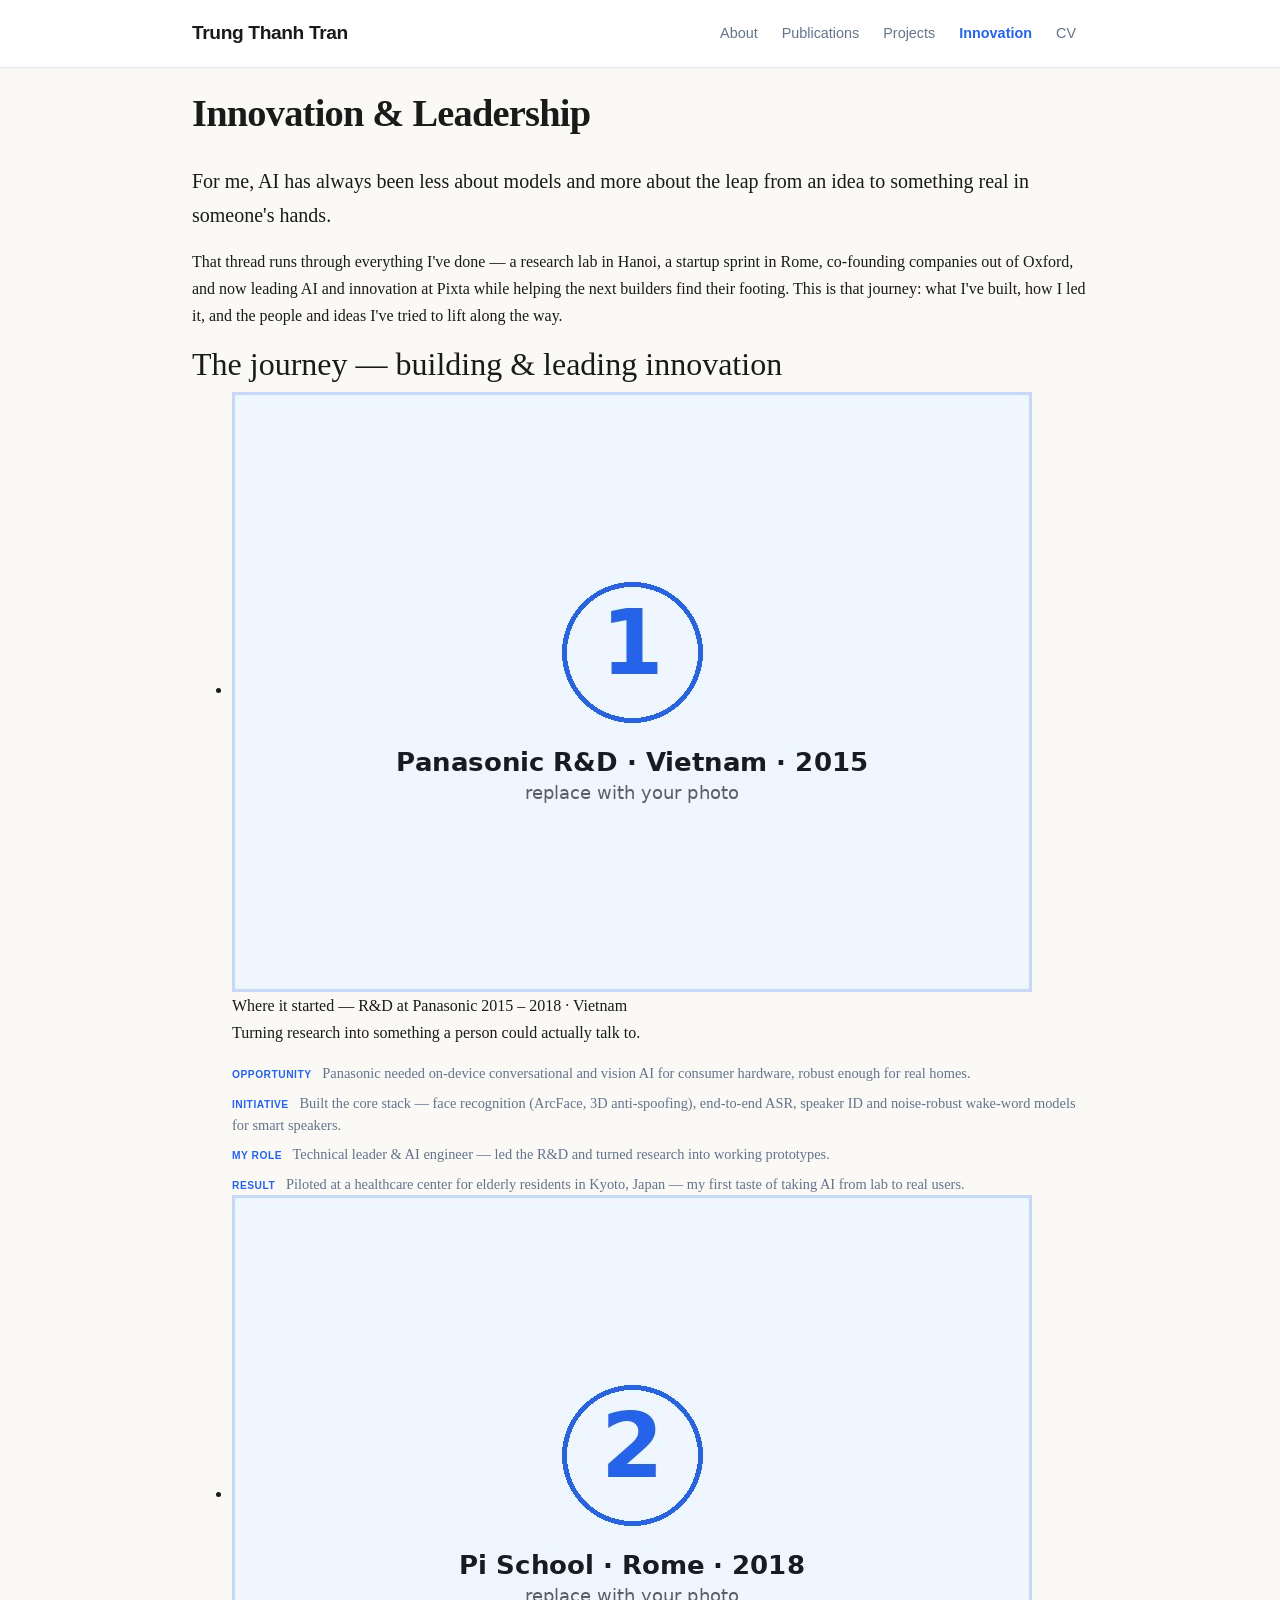
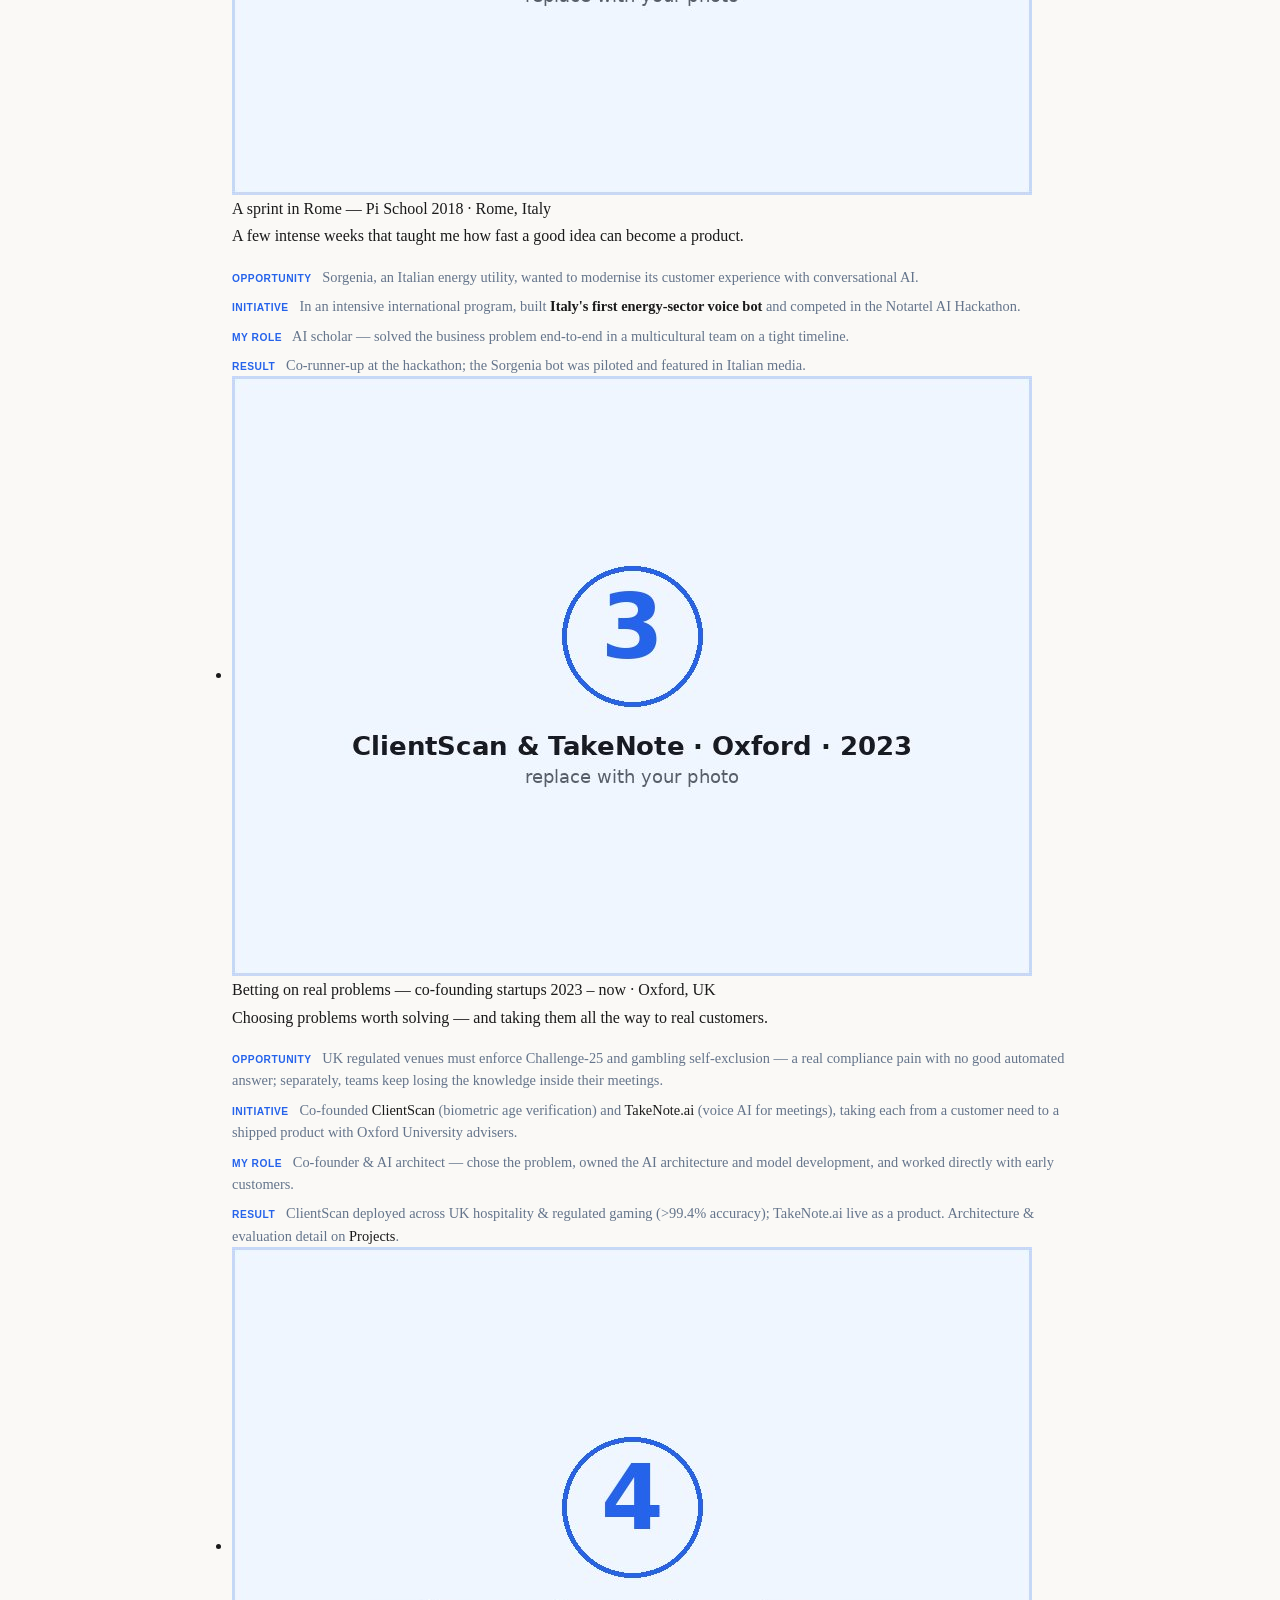
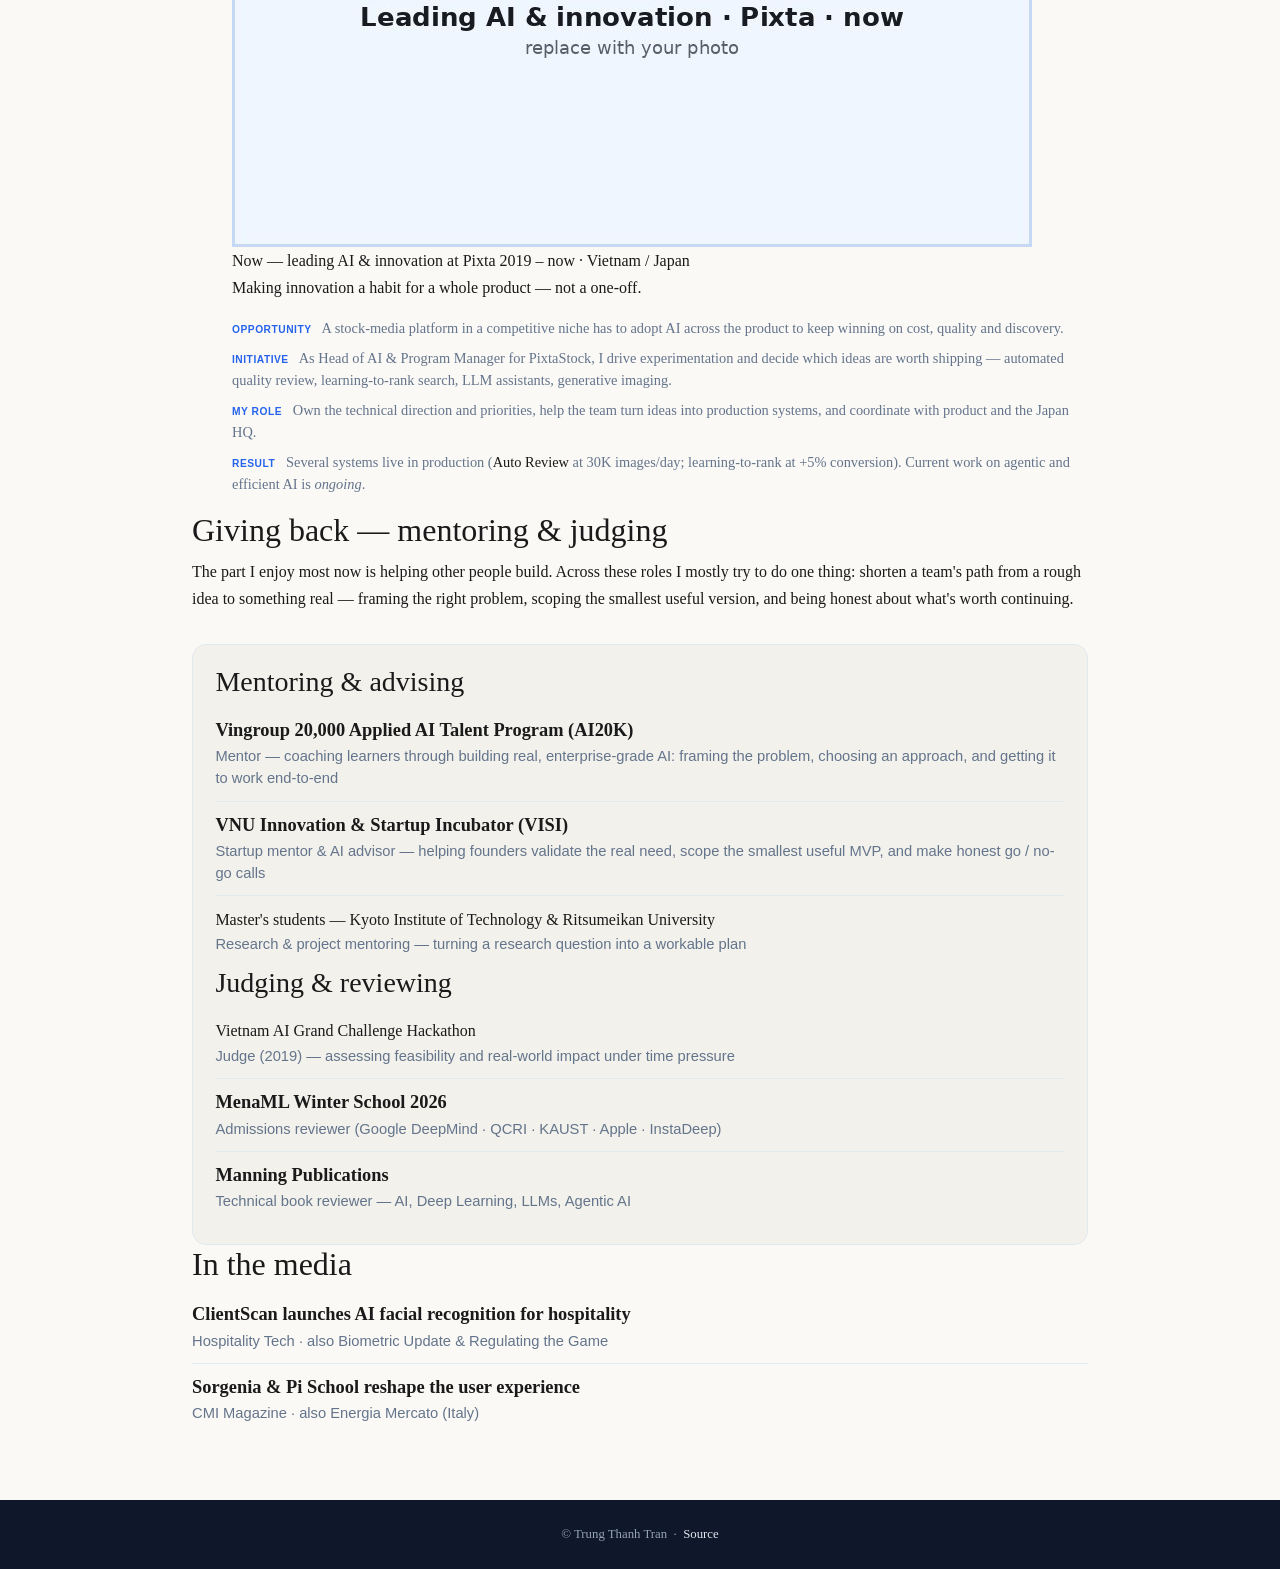
<file: innovation.html>
<!DOCTYPE html>
<html lang="en">

<head>
  <meta charset="utf-8">
  <meta name="viewport" content="width=device-width, initial-scale=1, shrink-to-fit=no">
  <meta http-equiv="X-UA-Compatible" content="IE=edge">
  <title>Trung Thanh Tran — Innovation &amp; Leadership</title>
  <meta name="description" content="How Trung Thanh Tran turns ideas into products and leads AI innovation — from R&D at Panasonic Vietnam and Pi School in Italy, to co-founding ClientScan and TakeNote.ai, to leading AI and innovation at Pixta, plus mentoring, judging, and community work.">
  <meta name="author" content="Trung Thanh Tran">
  <meta name="keywords" content="Trung Thanh Tran, AI innovation, AI leadership, startup co-founder, AI mentor, AI20K, VISI, hackathon judge, Pixta, ClientScan, TakeNote.ai, Pi School, Panasonic R&D">
  <meta name="robots" content="index, follow">
  <link rel="canonical" href="https://trungthanhtran.com/innovation.html">
  <meta property="og:title" content="Trung Thanh Tran — Innovation &amp; Leadership">
  <meta property="og:description" content="Building products, leading AI innovation, and growing the people and ideas around it — across Vietnam, Italy, the UK and Japan.">
  <meta property="og:type" content="website">
  <meta property="og:url" content="https://trungthanhtran.com/innovation.html">
  <meta property="og:image" content="https://trungthanhtran.com/photos/og-cover.png">
  <meta property="og:image:alt" content="Trung Thanh Tran — Innovation &amp; Leadership">
  <meta property="og:site_name" content="Trung Thanh Tran">
  <meta name="twitter:card" content="summary_large_image">
  <meta name="twitter:site" content="@TrungTT10">
  <meta name="twitter:title" content="Trung Thanh Tran — Innovation &amp; Leadership">
  <meta name="twitter:description" content="Building products, leading AI innovation, mentoring, judging — across Vietnam, Italy, the UK and Japan.">
  <meta name="twitter:image" content="https://trungthanhtran.com/photos/og-cover.png">

  <!-- JSON-LD: Innovation & Leadership (SEO/GEO) -->
  <script type="application/ld+json">
  {
    "@context": "https://schema.org",
    "@type": "ProfilePage",
    "name": "Innovation & Leadership — Trung Thanh Tran",
    "url": "https://trungthanhtran.com/innovation.html",
    "about": "AI innovation leadership, product building, mentoring, judging, and speaking by Trung Thanh Tran",
    "mainEntity": {
      "@type": "Person",
      "name": "Trung Thanh Tran",
      "url": "https://trungthanhtran.com/",
      "jobTitle": "Head of AI and Program Manager",
      "knowsAbout": ["AI Innovation", "AI Leadership", "Product Development", "Startups", "Mentoring", "Enterprise AI Adoption"]
    }
  }
  </script>

  <!-- Bootstrap -->
  <link href="https://stackpath.bootstrapcdn.com/bootstrap/4.5.2/css/bootstrap.min.css" rel="stylesheet"
    integrity="sha512-MoRNloxbStBcD8z3M/2BmnT+rg4IsMxPkXaGh2zD6LGNNFE80W3onsAhRcMAMrSoyWL9xD7Ert0men7vR8LUZg=="
    crossorigin="anonymous">

  <!-- Fonts -->
  <link rel="preconnect" href="https://fonts.googleapis.com">
  <link href="https://fonts.googleapis.com/css2?family=Lato:wght@300;400;700;900&family=Roboto+Mono:wght@400;500&display=swap" rel="stylesheet">

  <!-- Icons -->
  <link rel="stylesheet" href="https://cdnjs.cloudflare.com/ajax/libs/font-awesome/5.14.0/css/all.min.css"
    integrity="sha512-1PKOgIY59xJ8Co8+NE6FZ+LOAZKjy+KY8iq0G4B3CyeY6wYHN3yt9PW0XpSriVlkMXe40PTKnXrLnZ9+fkDaog=="
    crossorigin="anonymous">

  <!-- Theme -->
  <link rel="stylesheet" href="main.css">

  <!-- Dark mode: apply before paint -->
  <script>
    (function(){document.documentElement.setAttribute('data-theme','light');})();
  </script>
</head>

<body>

  <!-- ═══ NAVBAR ═══ -->
  <nav id="navbar" class="navbar navbar-expand-sm fixed-top">
    <div class="container">

      <a class="navbar-brand" href="index.html">Trung Thanh Tran</a>

      <button class="navbar-toggler collapsed ml-auto" type="button" data-toggle="collapse" data-target="#navbarNav"
        aria-controls="navbarNav" aria-expanded="false" aria-label="Toggle navigation">
        <span class="icon-bar top-bar"></span>
        <span class="icon-bar middle-bar"></span>
        <span class="icon-bar bottom-bar"></span>
      </button>

      <div class="collapse navbar-collapse" id="navbarNav">
        <ul class="navbar-nav ml-auto align-items-center flex-nowrap">
          <li class="nav-item">
            <a class="nav-link" href="index.html">About</a>
          </li>
          <li class="nav-item">
            <a class="nav-link" href="publications.html">Publications</a>
          </li>
          <li class="nav-item">
            <a class="nav-link" href="projects.html">Projects</a>
          </li>
          <li class="nav-item active">
            <a class="nav-link" href="innovation.html">Innovation</a>
          </li>
          <li class="nav-item">
            <a class="nav-link" href="CV.pdf" target="_blank">CV</a>
          </li>
        </ul>
      </div>
    </div>
  </nav>

  <!-- ═══ MAIN ═══ -->
  <main>
    <div class="container">

      <div class="projects-header">
        <h1>Innovation &amp; Leadership</h1>
      </div>

      <div class="innov-intro">
        <p class="lead">
          For me, AI has always been less about models and more about the leap from an idea to
          something real in someone's hands.
        </p>
        <p>
          That thread runs through everything I've done — a research lab in Hanoi, a startup sprint
          in Rome, co-founding companies out of Oxford, and now leading AI and innovation at Pixta
          while helping the next builders find their footing. This is that journey: what I've built,
          how I led it, and the people and ideas I've tried to lift along the way.
        </p>
      </div>

      <!-- ─── 1. THE JOURNEY ─── -->
      <h2 class="section-label">The journey — building &amp; leading innovation</h2>

      <ul class="story-list">

        <li class="story">
          <div class="story-media"><img src="./photos/innov1.jpg" alt="R&amp;D at Panasonic, Vietnam"></div>
          <div class="story-body">
            <div class="story-head">
              <span class="story-role">Where it started — R&amp;D at Panasonic</span>
              <span class="story-when">2015 – 2018 · Vietnam</span>
            </div>
            <p class="story-lead">Turning research into something a person could actually talk to.</p>
            <div class="story-flow">
              <div class="pc-line"><span class="pc-k">Opportunity</span> Panasonic needed on-device conversational and vision AI for consumer hardware, robust enough for real homes.</div>
              <div class="pc-line"><span class="pc-k">Initiative</span> Built the core stack — face recognition (ArcFace, 3D anti-spoofing), end-to-end ASR, speaker ID and noise-robust wake-word models for smart speakers.</div>
              <div class="pc-line"><span class="pc-k">My role</span> Technical leader &amp; AI engineer — led the R&amp;D and turned research into working prototypes.</div>
              <div class="pc-line"><span class="pc-k">Result</span> Piloted at a healthcare center for elderly residents in Kyoto, Japan — my first taste of taking AI from lab to real users.</div>
            </div>
          </div>
        </li>

        <li class="story">
          <div class="story-media"><img src="./photos/innov2.jpg" alt="Pi School, Rome"></div>
          <div class="story-body">
            <div class="story-head">
              <span class="story-role">A sprint in Rome — Pi School</span>
              <span class="story-when">2018 · Rome, Italy</span>
            </div>
            <p class="story-lead">A few intense weeks that taught me how fast a good idea can become a product.</p>
            <div class="story-flow">
              <div class="pc-line"><span class="pc-k">Opportunity</span> Sorgenia, an Italian energy utility, wanted to modernise its customer experience with conversational AI.</div>
              <div class="pc-line"><span class="pc-k">Initiative</span> In an intensive international program, built <strong>Italy's first energy-sector voice bot</strong> and competed in the Notartel AI Hackathon.</div>
              <div class="pc-line"><span class="pc-k">My role</span> AI scholar — solved the business problem end-to-end in a multicultural team on a tight timeline.</div>
              <div class="pc-line"><span class="pc-k">Result</span> Co-runner-up at the hackathon; the Sorgenia bot was piloted and featured in Italian media.</div>
            </div>
          </div>
        </li>

        <li class="story">
          <div class="story-media"><img src="./photos/innov3.jpg" alt="Co-founding ClientScan and TakeNote.ai, Oxford"></div>
          <div class="story-body">
            <div class="story-head">
              <span class="story-role">Betting on real problems — co-founding startups</span>
              <span class="story-when">2023 – now · Oxford, UK</span>
            </div>
            <p class="story-lead">Choosing problems worth solving — and taking them all the way to real customers.</p>
            <div class="story-flow">
              <div class="pc-line"><span class="pc-k">Opportunity</span> UK regulated venues must enforce Challenge-25 and gambling self-exclusion — a real compliance pain with no good automated answer; separately, teams keep losing the knowledge inside their meetings.</div>
              <div class="pc-line"><span class="pc-k">Initiative</span> Co-founded <a href="https://www.clientscan.co.uk/" target="_blank">ClientScan</a> (biometric age verification) and <a href="https://takenote.ai/" target="_blank">TakeNote.ai</a> (voice AI for meetings), taking each from a customer need to a shipped product with Oxford University advisers.</div>
              <div class="pc-line"><span class="pc-k">My role</span> Co-founder &amp; AI architect — chose the problem, owned the AI architecture and model development, and worked directly with early customers.</div>
              <div class="pc-line"><span class="pc-k">Result</span> ClientScan deployed across UK hospitality &amp; regulated gaming (&gt;99.4% accuracy); TakeNote.ai live as a product. <span class="muted-note">Architecture &amp; evaluation detail on <a href="projects.html">Projects</a>.</span></div>
            </div>
          </div>
        </li>

        <li class="story">
          <div class="story-media"><img src="./photos/innov4.jpg" alt="Leading AI and innovation at Pixta"></div>
          <div class="story-body">
            <div class="story-head">
              <span class="story-role">Now — leading AI &amp; innovation at Pixta</span>
              <span class="story-when">2019 – now · Vietnam / Japan</span>
            </div>
            <p class="story-lead">Making innovation a habit for a whole product — not a one-off.</p>
            <div class="story-flow">
              <div class="pc-line"><span class="pc-k">Opportunity</span> A stock-media platform in a competitive niche has to adopt AI across the product to keep winning on cost, quality and discovery.</div>
              <div class="pc-line"><span class="pc-k">Initiative</span> As Head of AI &amp; Program Manager for PixtaStock, I drive experimentation and decide which ideas are worth shipping — automated quality review, learning-to-rank search, LLM assistants, generative imaging.</div>
              <div class="pc-line"><span class="pc-k">My role</span> Own the technical direction and priorities, help the team turn ideas into production systems, and coordinate with product and the Japan HQ.</div>
              <div class="pc-line"><span class="pc-k">Result</span> Several systems live in production (<a href="projects.html">Auto Review</a> at 30K images/day; learning-to-rank at +5% conversion). Current work on agentic and efficient AI is <em>ongoing</em>.</div>
            </div>
          </div>
        </li>

      </ul>

      <!-- ─── 2. GIVING BACK ─── -->
      <h2 class="section-label">Giving back — mentoring &amp; judging</h2>

      <p class="innov-sub">
        The part I enjoy most now is helping other people build. Across these roles I mostly try to
        do one thing: shorten a team's path from a rough idea to something real — framing the right
        problem, scoping the smallest useful version, and being honest about what's worth continuing.
      </p>

      <div class="block block--panel block--panel-work">
        <h3 class="mini-title">Mentoring &amp; advising</h3>
        <ul class="linklist">
          <li>
            <a href="https://vinuni.edu.vn/vingroup-accelerates-the-vingroup-20000-applied-ai-talent-program/" target="_blank">Vingroup 20,000 Applied AI Talent Program (AI20K)</a>
            <span>Mentor — coaching learners through building real, enterprise-grade AI: framing the problem, choosing an approach, and getting it to work end-to-end</span>
          </li>
          <li>
            <a href="https://visi.vnu.edu.vn/" target="_blank">VNU Innovation &amp; Startup Incubator (VISI)</a>
            <span>Startup mentor &amp; AI advisor — helping founders validate the real need, scope the smallest useful MVP, and make honest go / no-go calls</span>
          </li>
          <li>
            Master's students — Kyoto Institute of Technology &amp; Ritsumeikan University
            <span>Research &amp; project mentoring — turning a research question into a workable plan</span>
          </li>
        </ul>

        <h3 class="mini-title">Judging &amp; reviewing</h3>
        <ul class="linklist">
          <li>
            Vietnam AI Grand Challenge Hackathon
            <span>Judge (2019) — assessing feasibility and real-world impact under time pressure</span>
          </li>
          <li>
            <a href="https://www.mena.ml/" target="_blank">MenaML Winter School 2026</a>
            <span>Admissions reviewer (Google DeepMind · QCRI · KAUST · Apple · InstaDeep)</span>
          </li>
          <li>
            <a href="https://www.manning.com/" target="_blank">Manning Publications</a>
            <span>Technical book reviewer — AI, Deep Learning, LLMs, Agentic AI</span>
          </li>
        </ul>
      </div>

      <!-- ─── IN THE MEDIA ─── -->
      <h2 class="section-label">In the media</h2>
      <ul class="linklist linklist--plain">
        <li>
          <a href="https://hospitalitytech.com/news-briefs/2023-07-24?article=clientscan-launches-ai-facial-recognition-solution-hospitality-sector" target="_blank">ClientScan launches AI facial recognition for hospitality</a>
          <span>Hospitality Tech · also Biometric Update &amp; Regulating the Game</span>
        </li>
        <li>
          <a href="https://www.cmimagazine.it/17811-sorgenia-e-pi-school-cambiano-la-user-experience/" target="_blank">Sorgenia &amp; Pi School reshape the user experience</a>
          <span>CMI Magazine · also Energia Mercato (Italy)</span>
        </li>
      </ul>

    </div><!-- /.container -->
  </main>

  <!-- ═══ FOOTER ═══ -->
  <footer class="site-footer">
    <div class="container">
      <span>© Trung Thanh Tran &nbsp;·&nbsp;
        <a href="https://github.com/TrungThanhTran/trungthanhtran.github.io" target="_blank">Source</a>
      </span>
    </div>
  </footer>

  <!-- jQuery -->
  <script src="https://cdnjs.cloudflare.com/ajax/libs/jquery/3.5.1/jquery.min.js"
    integrity="sha512-bLT0Qm9VnAYZDflyKcBaQ2gg0hSYNQrJ8RilYldYQ1FxQYoCLtUjuuRuZo+fjqhx/qtq/1itJ0C2ejDxltZVFg=="
    crossorigin="anonymous"></script>
  <script src="https://cdnjs.cloudflare.com/ajax/libs/popper.js/2.4.4/umd/popper.min.js"
    integrity="sha512-eUQ9hGdLjBjY3F41CScH3UX+4JDSI9zXeroz7hJ+RteoCaY+GP/LDoM8AO+Pt+DRFw3nXqsjh9Zsts8hnYv8/A=="
    crossorigin="anonymous"></script>
  <script src="https://stackpath.bootstrapcdn.com/bootstrap/4.5.2/js/bootstrap.min.js"
    integrity="sha512-M5KW3ztuIICmVIhjSqXe01oV2bpe248gOxqmlcYrEzAvws7Pw3z6BK0iGbrwvdrUQUhi3eXgtxp5I8PDo9YfjQ=="
    crossorigin="anonymous"></script>

  <!-- Dark Mode -->
  <script src="./js/dark_mode.js"></script>

  <!-- Google Analytics GA4 -->
  <script async src="https://www.googletagmanager.com/gtag/js?id=G-TVFQHCHQHC"></script>
  <script>
    window.dataLayer = window.dataLayer || [];
    function gtag(){dataLayer.push(arguments);}
    gtag('js', new Date());
    gtag('config', 'G-TVFQHCHQHC');
  </script>

</body>
</html>
</file>
<file: main.css>
/* ============================================================
   DESIGN TOKENS
   ============================================================ */
:root {
  --bg:            #faf9f6;
  --bg-alt:        #f2f1ec;
  --text:          #1a1a1a;
  --text-muted:    #64748b;
  --accent:        #2563eb;
  --accent-hover:  #1d4ed8;
  --border:        #e2e8f0;
  --nav-bg:        rgba(255, 255, 255, 0.95);
  --tag-bg:        #f1f5f9;
  --tag-text:      #475569;
  --card-bg:       #ffffff;
  --card-shadow:   0 1px 3px rgba(0,0,0,0.08), 0 1px 2px rgba(0,0,0,0.05);
  --card-shadow-hover: 0 4px 12px rgba(0,0,0,0.12), 0 2px 6px rgba(0,0,0,0.08);
  --badge-bg:      #334155;
  --badge-text:    #ffffff;
  --icon-color:    #475569;
  --footer-bg:     #0f172a;
  --footer-text:   #94a3b8;
  --highlight:     #fef9c3;

  /* Backward compat */
  --global-bg-color:          var(--bg);
  --global-text-color:        var(--text);
  --global-theme-color:       var(--accent);
  --global-hover-color:       var(--accent-hover);
  --global-footer-bg-color:   var(--footer-bg);
  --global-footer-text-color: var(--footer-text);
  --global-footer-link-color: #e2e8f0;
  --global-icon-color:        var(--icon-color);
}

html[data-theme='dark'] {
  --bg:            #14151a;
  --bg-alt:        #1d1f26;
  --text:          #eceae4;
  --text-muted:    #94a3b8;
  --accent:        #60a5fa;
  --accent-hover:  #93c5fd;
  --border:        #334155;
  --nav-bg:        rgba(15, 23, 42, 0.95);
  --tag-bg:        #1e293b;
  --tag-text:      #94a3b8;
  --card-bg:       #1e293b;
  --card-shadow:   0 1px 3px rgba(0,0,0,0.3);
  --card-shadow-hover: 0 4px 12px rgba(0,0,0,0.5);
  --badge-bg:      #475569;
  --badge-text:    #ffffff;
  --icon-color:    #94a3b8;
  --footer-bg:     #020617;
  --footer-text:   #475569;
  --highlight:     #3b2f00;

  --global-bg-color:          var(--bg);
  --global-text-color:        var(--text);
  --global-theme-color:       var(--accent);
  --global-hover-color:       var(--accent-hover);
  --global-footer-bg-color:   var(--footer-bg);
  --global-footer-text-color: var(--footer-text);
  --global-footer-link-color: #cbd5e1;
  --global-icon-color:        var(--icon-color);
}

/* Dark mode icon visibility */
:root .fa-sun  { display: none; }
:root .fa-moon { display: inline-block; }
html[data-theme='dark'] .fa-sun  { display: inline-block; }
html[data-theme='dark'] .fa-moon { display: none; }

/* ============================================================
   GLOBAL
   ============================================================ */
*, *::before, *::after { box-sizing: border-box; }

html {
  scroll-behavior: smooth;
}

body {
  font-family: Georgia, 'Iowan Old Style', 'Palatino Linotype', 'Times New Roman', serif;
  font-size: 1rem;
  line-height: 1.7;
  color: var(--text);
  background-color: var(--bg);
  padding-top: 64px;
  transition: background-color 0.3s ease, color 0.3s ease;
}

.container {
  max-width: 960px;
  padding-left: 2rem;
  padding-right: 2rem;
}

a {
  color: var(--text);
  text-decoration: none;
  transition: color 0.15s ease;
}

a:hover {
  color: var(--text-muted);
  text-decoration: underline;
}

/* ============================================================
   NAVBAR
   ============================================================ */
#navbar {
  background-color: var(--nav-bg);
  backdrop-filter: blur(10px);
  -webkit-backdrop-filter: blur(10px);
  border-bottom: 1px solid var(--border);
  box-shadow: none;
  padding: 0.75rem 0;
  transition: background-color 0.3s ease, border-color 0.3s ease;
}

.navbar-brand {
  font-size: 2.1rem;
  font-weight: 700;
  color: var(--text) !important;
  letter-spacing: -0.02em;
}

.navbar-brand:hover {
  color: var(--accent) !important;
  text-decoration: none;
}

.navbar-nav .nav-link {
  font-size: 0.9rem;
  font-weight: 500;
  color: var(--text-muted) !important;
  padding: 0.4rem 0.75rem !important;
  border-radius: 6px;
  transition: color 0.15s, background-color 0.15s;
}

.navbar-nav .nav-link:hover {
  color: var(--accent) !important;
  background-color: var(--tag-bg);
  text-decoration: none;
}

.navbar-nav .nav-item.active .nav-link {
  color: var(--accent) !important;
  font-weight: 600;
}

/* Social icons in navbar */
.navbar .contact-icon {
  display: flex;
  align-items: center;
  gap: 0.15rem;
  font-size: 1.1rem;
}

.navbar .contact-icon a {
  color: var(--icon-color);
  padding: 0.35rem 0.4rem;
  border-radius: 6px;
  transition: color 0.15s, background-color 0.15s;
  display: inline-flex;
  align-items: center;
}

.navbar .contact-icon a:hover {
  color: var(--accent);
  background-color: var(--tag-bg);
  text-decoration: none;
}

/* Dark mode toggle button */
#theme-toggle {
  background: none;
  border: 1px solid var(--border);
  color: var(--text-muted);
  padding: 0.3rem 0.6rem;
  border-radius: 6px;
  cursor: pointer;
  font-size: 0.85rem;
  transition: all 0.15s;
  display: flex;
  align-items: center;
  margin-left: 0.5rem;
}

#theme-toggle:hover {
  color: var(--accent);
  border-color: var(--accent);
  background-color: var(--tag-bg);
}

/* Hamburger */
.navbar-toggler {
  border: 1px solid var(--border);
  padding: 0.4rem 0.6rem;
  border-radius: 6px;
}

.navbar-toggler .icon-bar {
  display: block;
  width: 20px;
  height: 2px;
  background-color: var(--text-muted);
  border-radius: 1px;
  margin: 4px 0;
  transition: all 0.2s;
}

.navbar-toggler .top-bar    { transform: rotate(45deg) translate(4px, 4px); }
.navbar-toggler .middle-bar { opacity: 0; }
.navbar-toggler .bottom-bar { transform: rotate(-45deg) translate(4px, -4px); }
.navbar-toggler.collapsed .top-bar    { transform: rotate(0); }
.navbar-toggler.collapsed .middle-bar { opacity: 1; }
.navbar-toggler.collapsed .bottom-bar { transform: rotate(0); }

/* ============================================================
   HERO / PROFILE SECTION
   ============================================================ */
.hero-section {
  display: flex;
  align-items: flex-start;
  gap: 3rem;
  padding: 2.5rem 0 2rem;
}

/* ── Left sidebar: avatar + identity (sticky) ── */
.hero-sidebar {
  flex-shrink: 0;
  width: 200px;
  text-align: center;
  position: sticky;
  top: 1.5rem;
  align-self: flex-start;
}

.hero-avatar {
  width: 100%;
  border-radius: 50%;
  box-shadow: var(--card-shadow-hover);
  display: block;
  aspect-ratio: 1 / 1;
  object-fit: cover;
  object-position: top;
  margin-bottom: 1rem;
  transform: rotate(6deg);
}

.hero-sidebar h1 {
  font-size: 1.4rem;
  font-weight: 900;
  color: var(--text);
  margin-bottom: 0.1rem;
  line-height: 1.2;
}

.hero-title {
  font-size: 0.88rem;
  font-weight: 700;
  color: var(--text-muted);
  margin-bottom: 0.8rem;
}

/* Affiliation list */
.hero-affil {
  list-style: none;
  padding: 0;
  margin: 0 0 0.75rem;
}

.hero-affil li {
  font-size: 0.82rem;
  color: var(--text-muted);
  padding: 0.12rem 0;
}

.hero-affil li a {
  color: var(--text-muted);
  font-weight: 500;
  text-decoration: underline;
  text-decoration-color: var(--border);
}

.hero-affil li a:hover {
  color: var(--text);
  text-decoration-color: var(--text-muted);
}

/* Contact line */
.hero-contact {
  font-size: 0.78rem;
  color: var(--text-muted);
  margin-bottom: 0.85rem;
  display: flex;
  align-items: center;
  justify-content: center;
  gap: 0.4rem;
  flex-wrap: wrap;
  word-break: break-all;
}

.hero-contact i {
  font-size: 0.75rem;
  color: var(--accent);
  flex-shrink: 0;
}

/* Social links — vertical list */
.hero-social {
  display: flex;
  flex-direction: column;
  gap: 0.3rem;
}

.hero-social a {
  color: var(--icon-color);
  font-size: 0.82rem;
  font-weight: 600;
  padding: 0.3rem 0.6rem;
  border-radius: 6px;
  border: 1.5px solid var(--border);
  transition: color 0.15s, background-color 0.15s, border-color 0.15s;
  display: flex;
  align-items: center;
  gap: 0.4rem;
  text-decoration: none;
}

.hero-social a:hover {
  color: var(--text);
  background-color: var(--bg-alt);
  border-color: var(--text-muted);
}

/* ── Right: bio + sections ── */
.hero-bio {
  flex: 1;
  min-width: 0;
  padding-top: 0.25rem;
}

.hero-bio > p {
  font-size: 0.97rem;
  color: var(--text);
  margin-bottom: 0.9rem;
  line-height: 1.72;
}

/* Bio links: no blue — underline highlight only */
.hero-bio > p a {
  color: var(--text);
  text-decoration: underline;
  text-decoration-color: var(--border);
  text-underline-offset: 2px;
}

.hero-bio > p a:hover {
  color: var(--text);
  text-decoration-color: var(--text-muted);
}

/* Sections inside the right column */
.content-section {
  margin-top: 2.8rem;
  padding-top: 0.2rem;
}

/* ============================================================
   RESPONSIVE — Tablet (≤ 768px)
   ============================================================ */
@media (max-width: 768px) {
  .container {
    padding-left: 1.25rem;
    padding-right: 1.25rem;
  }
  .hero-section {
    gap: 2rem;
  }
  .hero-sidebar {
    width: 170px;
  }
  .publications-header h1,
  .projects-header h1,
  .post-title {
    font-size: 1.6rem;
  }
  .content-section {
    margin-top: 2rem;
  }
}

/* ============================================================
   RESPONSIVE — Mobile (≤ 640px)
   ============================================================ */
@media (max-width: 640px) {
  /* Layout */
  .container {
    padding-left: 1rem;
    padding-right: 1rem;
  }

  /* Navbar — center brand over profile photo on mobile */
  #navbar .container {
    position: relative;
    justify-content: flex-end;
  }
  .navbar-brand {
    position: absolute;
    left: 50%;
    transform: translateX(-50%);
    font-size: 2.2rem;
    white-space: nowrap;
  }

  /* Hero */
  .hero-section {
    flex-direction: column;
    align-items: center;
    gap: 1.25rem;
    padding-top: 1.25rem;
  }
  .hero-sidebar {
    width: min(220px, 60vw);
    position: static;
    margin: 0 auto;
  }
  .hero-sidebar h1 {
    font-size: 1.3rem;
  }
  .hero-title {
    font-size: 0.9rem;
  }
  .hero-affil li {
    font-size: 0.88rem;
    padding: 0.2rem 0;
  }
  .hero-contact {
    font-size: 0.85rem;
  }
  .hero-social a {
    justify-content: center;
    padding: 0.55rem 0.75rem;  /* larger touch target */
    font-size: 0.88rem;
  }
  .hero-bio > p {
    font-size: 0.95rem;
  }

  /* Sections */
  .content-section {
    margin-top: 1.75rem;
  }
  .section-heading {
    font-size: 1rem;
  }

  /* News: stack date + text vertically */
  .news-item {
    flex-direction: column;
    gap: 0.35rem;
  }
  .news-date {
    align-self: flex-start;
    font-size: 0.78rem;
  }

  /* Publications */
  .publications-header h1,
  .projects-header h1,
  .post-title {
    font-size: 1.4rem;
  }
  .pub-venue {
    font-size: 0.75rem;
  }
  .pub-title {
    font-size: 0.95rem;
  }
  .pub-authors {
    font-size: 0.85rem;
  }
  .pub-links a {
    padding: 0.35rem 0.75rem;  /* larger touch target */
    font-size: 0.82rem;
  }

  /* Projects */
  .project-item {
    flex-direction: column;
    gap: 1rem;
    margin: 0;
    padding: 1.5rem 0;
  }
  .project-thumb {
    width: 100%;
  }
  .project-thumb img {
    height: 180px;
  }
  .project-title {
    font-size: 1rem;
  }

  /* Footer */
  .site-footer {
    margin-top: 2.5rem;
    font-size: 0.82rem;
  }
}

/* ============================================================
   SECTION HEADINGS
   ============================================================ */
.section-heading {
  font-size: 1.1rem;
  font-weight: 700;
  letter-spacing: 0.05em;
  text-transform: uppercase;
  color: var(--text);
  margin-bottom: 1.25rem;
  padding-bottom: 0.5rem;
  border-bottom: 2px solid var(--border);
  display: flex;
  align-items: center;
  gap: 0.5rem;
}

.section-heading::after {
  content: '';
  flex: 1;
}

/* ============================================================
   NEWS SECTION (legacy full-width — no longer used)
   ============================================================ */
.news-section {
  margin: 2rem 0;
}

.news-list {
  list-style: none;
  padding: 0;
  margin: 0;
}

.news-item {
  display: flex;
  gap: 1.1rem;
  padding: 0.9rem 0;
  border-bottom: 1px solid var(--border);
  font-size: 0.95rem;
  align-items: flex-start;
  line-height: 1.65;
}

.news-item:last-child {
  border-bottom: none;
}

.news-date {
  flex-shrink: 0;
  font-size: 0.75rem;
  font-weight: 700;
  color: var(--text-muted);
  background: var(--bg-alt);
  border: 1px solid var(--border);
  padding: 0.15rem 0.5rem;
  border-radius: 4px;
  margin-top: 0.15rem;
  letter-spacing: 0.02em;
  min-width: 48px;
  text-align: center;
}

.news-badge {
  display: inline-block;
  font-size: 0.7rem;
  font-weight: 700;
  padding: 0.15rem 0.5rem;
  border-radius: 4px;
  background-color: var(--accent);
  color: white;
  letter-spacing: 0.03em;
  vertical-align: middle;
  margin-left: 0.35rem;
  white-space: nowrap;
}

.news-badge.green {
  background-color: #16a34a;
}

.news-badge.orange {
  background-color: #d97706;
}

/* ============================================================
   MEDIA SECTION
   ============================================================ */
.media-section {
  margin: 2rem 0;
}

.media-list {
  list-style: none;
  padding: 0;
  margin: 0;
}

.media-list li {
  padding: 0.5rem 0;
  border-bottom: 1px solid var(--border);
  font-size: 0.92rem;
  display: flex;
  align-items: flex-start;
  gap: 0.5rem;
}

.media-list li:last-child {
  border-bottom: none;
}

.media-list li::before {
  content: '';
  display: inline-block;
  width: 5px;
  height: 5px;
  border-radius: 50%;
  background-color: var(--text-muted);
  flex-shrink: 0;
  margin-top: 0.55rem;
}

/* Service section pinpoint */
.service-dot {
  display: inline-block;
  width: 5px;
  height: 5px;
  border-radius: 50%;
  background-color: var(--text-muted);
  flex-shrink: 0;
  margin-top: 0.55rem;
}

/* ============================================================
   PUBLICATIONS PAGE
   ============================================================ */
.publications-header {
  padding: 2rem 0 1rem;
}

.publications-header h1 {
  font-size: 2rem;
  font-weight: 800;
  letter-spacing: -0.03em;
  color: var(--text);
  margin-bottom: 0.25rem;
}

.publications-header .subtitle {
  color: var(--text-muted);
  font-size: 0.9rem;
}

.pub-year-header {
  font-size: 0.85rem;
  font-weight: 700;
  letter-spacing: 0.08em;
  text-transform: uppercase;
  color: var(--text-muted);
  margin-top: 1rem;
  margin-bottom: 0.75rem;
  padding-bottom: 0.5rem;
  border-bottom: 1px solid var(--border);
}

.pub-list {
  list-style: none;
  padding: 0;
  margin: 0;
}

.pub-item {
  padding: 1.25rem 0;
  border-bottom: 1px solid var(--border);
  transition: background-color 0.15s;
}

.pub-item:last-child {
  border-bottom: none;
}

.pub-venue {
  display: inline-block;
  font-size: 0.7rem;
  font-weight: 700;
  padding: 0.2rem 0.6rem;
  border-radius: 4px;
  background-color: var(--badge-bg);
  color: var(--badge-text);
  letter-spacing: 0.04em;
  margin-bottom: 0.5rem;
  text-transform: uppercase;
}

.pub-title {
  font-weight: 700;
  font-size: 0.97rem;
  color: var(--text);
  margin-bottom: 0.3rem;
  line-height: 1.4;
}

.pub-authors {
  font-size: 0.875rem;
  color: var(--text-muted);
  margin-bottom: 0.25rem;
  line-height: 1.5;
}

.pub-authors em {
  color: var(--text);
  font-style: normal;
  font-weight: 600;
  text-decoration: underline;
  text-decoration-color: var(--accent);
}

.pub-authors a {
  color: var(--text-muted);
  border-bottom: 1px dashed var(--border);
}

.pub-authors a:hover {
  color: var(--accent);
  text-decoration: none;
  border-bottom-style: solid;
  border-bottom-color: var(--accent);
}

.pub-venue-text {
  font-size: 0.85rem;
  color: var(--text-muted);
  font-style: italic;
  margin-bottom: 0.5rem;
}

.pub-links {
  display: flex;
  flex-wrap: wrap;
  gap: 0.4rem;
  margin-top: 0.5rem;
}

.pub-links a {
  font-size: 0.78rem;
  font-weight: 600;
  padding: 0.2rem 0.65rem;
  border-radius: 5px;
  border: 1.5px solid var(--border);
  color: var(--text-muted);
  background: transparent;
  transition: all 0.15s;
  letter-spacing: 0.02em;
  cursor: pointer;
  user-select: none;
}

.pub-links a:hover,
.pub-links a.active {
  color: var(--accent);
  border-color: var(--accent);
  background-color: var(--tag-bg);
  text-decoration: none;
}

.pub-abstract {
  margin-top: 0.75rem;
  font-size: 0.875rem;
  line-height: 1.65;
  color: var(--text-muted);
  background: var(--bg-alt);
  border-left: 3px solid var(--accent);
  padding: 0.75rem 1rem;
  border-radius: 0 6px 6px 0;
  display: none;
}

.pub-abstract.open {
  display: block;
}

/* Legacy compat */
.publications { margin-top: 2rem; }
.publications h2.year { display: none; }
.publications ol.bibliography { list-style: none; padding: 0; }

/* ============================================================
   PROJECTS PAGE — Card Grid
   ============================================================ */
.projects-header {
  padding: 2rem 0 1.5rem;
}

.projects-header h1 {
  font-size: 2rem;
  font-weight: 800;
  letter-spacing: -0.03em;
  color: var(--text);
}

/* Grid: 2 columns, featured card spans both */
.project-grid {
  list-style: none;
  padding: 0;
  margin: 0;
  display: grid;
  grid-template-columns: repeat(2, 1fr);
  gap: 0.85rem;
}

/* Base card */
.project-card {
  background: var(--card-bg);
  border: 1px solid var(--border);
  border-radius: 14px;
  overflow: hidden;
  display: flex;
  flex-direction: column;
  transition: transform 0.2s ease, box-shadow 0.2s ease, border-color 0.2s ease;
  position: relative;
}

.project-card::before {
  content: '';
  position: absolute;
  top: 0; left: 0; right: 0;
  height: 3px;
  background: var(--accent);
  opacity: 0;
  transition: opacity 0.2s ease;
  border-radius: 14px 14px 0 0;
}

.project-card:hover {
  transform: translateY(-4px);
  box-shadow: var(--card-shadow-hover);
  border-color: transparent;
}

.project-card:hover::before {
  opacity: 1;
}

/* Featured card spans full width */
.project-card--featured {
  grid-column: 1 / -1;
}

/* Cover image — full image visible, never cropped */
.project-card__cover {
  width: 100%;
  aspect-ratio: 16 / 10;
  overflow: hidden;
  background: #ffffff;
  border-bottom: 1px solid var(--border);
  flex-shrink: 0;
  display: flex;
  align-items: center;
  justify-content: center;
  padding: 0.85rem;
}

html[data-theme='dark'] .project-card__cover {
  background: #f1f5f9;
}

.project-card--featured .project-card__cover {
  aspect-ratio: unset;
  height: 180px;
}

.project-card__cover img {
  max-width: 100%;
  max-height: 100%;
  width: auto;
  height: auto;
  object-fit: contain;
  display: block;
  transition: transform 0.35s ease;
  image-rendering: -webkit-optimize-contrast;
}

.project-card:hover .project-card__cover img {
  transform: scale(1.03);
}

/* Icon cover (for projects without a photo) */
.project-card__cover--icon {
  padding: 0;
  background: linear-gradient(135deg, #eff6ff 0%, #dbeafe 100%);
}

html[data-theme='dark'] .project-card__cover--icon {
  background: linear-gradient(135deg, var(--bg-alt) 0%, var(--border) 100%);
}

.project-card__cover--icon i {
  font-size: 2.8rem;
  color: var(--accent);
  opacity: 0.7;
}

/* Card body */
.project-card__body {
  padding: 1rem;
  display: flex;
  flex-direction: column;
  flex: 1;
}

/* Meta: org + year */
.project-card__meta {
  display: flex;
  align-items: center;
  gap: 0.5rem;
  margin-bottom: 0.55rem;
  flex-wrap: wrap;
}

.project-card__org {
  font-size: 0.75rem;
  font-weight: 700;
  text-transform: uppercase;
  letter-spacing: 0.06em;
  color: var(--accent);
}

.project-card__year {
  font-size: 0.75rem;
  color: var(--text-muted);
  font-weight: 500;
}

.project-card__year::before {
  content: '·';
  margin-right: 0.5rem;
  color: var(--border);
}

/* Title */
.project-card__title {
  font-size: 0.92rem;
  font-weight: 700;
  color: var(--text);
  line-height: 1.35;
  margin-bottom: 0.4rem;
}

.project-card--featured .project-card__title {
  font-size: 1.05rem;
}

.project-card__title a {
  color: var(--text);
  text-decoration: none;
}

.project-card__title a:hover {
  color: var(--accent);
}

/* Description */
.project-card__desc {
  font-size: 0.83rem;
  color: var(--text-muted);
  line-height: 1.6;
  margin-bottom: 0.75rem;
  flex: 1;
}

.project-card__desc strong {
  color: var(--text);
  font-weight: 600;
}

.project-card__desc a {
  color: var(--accent);
  text-decoration: none;
}

.project-card__desc a:hover {
  text-decoration: underline;
}

/* Tags */
.project-card__tags {
  display: flex;
  flex-wrap: wrap;
  gap: 0.35rem;
  margin-top: auto;
}

.project-tag {
  font-size: 0.72rem;
  font-weight: 600;
  padding: 0.2rem 0.6rem;
  border-radius: 20px;
  background: var(--tag-bg);
  color: var(--tag-text);
  border: 1px solid var(--border);
  letter-spacing: 0.02em;
  white-space: nowrap;
}

/* Tablet: single column */
@media (max-width: 768px) {
  .project-grid {
    grid-template-columns: 1fr;
    gap: 0.9rem;
  }
  .project-card--featured {
    flex-direction: column;
  }
  .project-card--featured .project-card__cover {
    width: 100%;
    aspect-ratio: 16 / 7;
  }
}

/* Mobile */
@media (max-width: 640px) {
  .project-grid {
    gap: 0.75rem;
  }
  .project-card__body {
    padding: 0.85rem;
  }
  .project-card__title {
    font-size: 0.88rem;
  }
  .project-card--featured .project-card__title {
    font-size: 0.95rem;
  }
}


/* ============================================================
   FOOTER
   ============================================================ */
.site-footer {
  background-color: var(--footer-bg);
  color: var(--footer-text);
  padding: 1.5rem 0;
  margin-top: 4rem;
  font-size: 0.8rem;
  text-align: center;
}

.site-footer a {
  color: var(--global-footer-link-color);
}

.site-footer a:hover {
  color: var(--accent);
  text-decoration: none;
}

/* ============================================================
   UTILITIES & OVERRIDES
   ============================================================ */
hr.section-divider {
  border: none;
  border-top: 1px solid var(--border);
  margin: 2rem 0;
}

code { color: var(--accent); }

/* Transition for theme switch */
html.transition,
html.transition *,
html.transition *::before,
html.transition *::after {
  transition: background-color 0.3s ease, color 0.3s ease, border-color 0.3s ease !important;
}

/* Post title on publications/projects pages */
.post-title {
  font-size: 2rem;
  font-weight: 800;
  letter-spacing: -0.03em;
  color: var(--text);
  margin-bottom: 0.5rem;
}

/* Social section standalone */
.social { text-align: center; }
.social .contact-icon { font-size: 2rem; }
.social .contact-icon a { color: var(--icon-color); }
.social .contact-icon a:hover { color: var(--accent); }

/* Pagination */
.pagination .page-item.active .page-link {
  background-color: var(--accent);
  border-color: var(--accent);
}

/* ============================================================
   SKILLS SECTION
   ============================================================ */
.skills-grid {
  display: flex;
  flex-direction: column;
  gap: 0.9rem;
}

.skills-group-label {
  font-size: 0.78rem;
  font-weight: 700;
  text-transform: uppercase;
  letter-spacing: 0.08em;
  color: var(--text-muted);
  margin-bottom: 0.4rem;
}

.skills-tags {
  display: flex;
  flex-wrap: wrap;
  gap: 0.4rem;
}

.skill-tag {
  display: inline-block;
  padding: 0.2rem 0.65rem;
  border-radius: 20px;
  font-size: 0.8rem;
  font-weight: 500;
  background: var(--bg-alt);
  color: var(--text);
  border: 1px solid var(--border);
}

/* ============================================================
   AVAILABILITY BANNER
   ============================================================ */
.availability-banner {
  background: var(--bg-alt);
  border-left: 3px solid var(--accent);
  border-radius: 0 6px 6px 0;
  padding: 0.75rem 1rem !important;
}

.availability-banner p {
  margin: 0;
  font-size: 0.9rem;
  color: var(--text);
}

/* ============================================================
   FOCUS — THREE PILLARS
   ============================================================ */
.pillars {
  display: grid;
  grid-template-columns: repeat(3, 1fr);
  gap: 0.85rem;
}

.pillar {
  border: 1px solid var(--border);
  border-radius: 12px;
  padding: 1rem;
  background: var(--card-bg);
  transition: transform 0.2s ease, box-shadow 0.2s ease, border-color 0.2s ease;
}

.pillar:hover {
  transform: translateY(-3px);
  box-shadow: var(--card-shadow-hover);
  border-color: transparent;
}

.pillar-icon {
  width: 38px;
  height: 38px;
  border-radius: 9px;
  display: flex;
  align-items: center;
  justify-content: center;
  background: linear-gradient(135deg, #eff6ff 0%, #dbeafe 100%);
  color: var(--accent);
  font-size: 1.05rem;
  margin-bottom: 0.6rem;
}

html[data-theme='dark'] .pillar-icon {
  background: linear-gradient(135deg, var(--bg-alt) 0%, var(--border) 100%);
}

.pillar-title {
  font-size: 0.95rem;
  font-weight: 700;
  color: var(--text);
  margin-bottom: 0.35rem;
}

.pillar p {
  font-size: 0.83rem;
  color: var(--text-muted);
  line-height: 1.55;
  margin: 0;
}

/* ============================================================
   IMPACT — STAT GRID
   ============================================================ */
.impact-grid {
  display: grid;
  grid-template-columns: repeat(3, 1fr);
  gap: 0.75rem;
}

.impact-stat {
  border: 1px solid var(--border);
  border-radius: 12px;
  padding: 0.9rem 1rem;
  background: var(--bg-alt);
}

.impact-num {
  font-size: 1.6rem;
  font-weight: 900;
  letter-spacing: -0.02em;
  color: var(--accent);
  line-height: 1.1;
}

.impact-num span {
  font-size: 0.85rem;
  font-weight: 700;
  color: var(--text-muted);
  margin-left: 0.1rem;
}

.impact-label {
  font-size: 0.78rem;
  color: var(--text-muted);
  line-height: 1.45;
  margin-top: 0.3rem;
}

/* Responsive: pillars & impact stack on small screens */
@media (max-width: 640px) {
  .pillars {
    grid-template-columns: 1fr;
  }
  .impact-grid {
    grid-template-columns: repeat(2, 1fr);
  }
  .impact-num {
    font-size: 1.4rem;
  }
}

/* ============================================================
   PILLAR EXAMPLE CHIPS
   ============================================================ */
.pillar-examples {
  display: flex;
  flex-wrap: wrap;
  gap: 0.3rem;
  margin-top: 0.7rem;
}

.pillar-examples span {
  font-size: 0.7rem;
  font-weight: 600;
  color: var(--text-muted);
  background: var(--bg-alt);
  border: 1px solid var(--border);
  border-radius: 5px;
  padding: 0.12rem 0.45rem;
  white-space: nowrap;
}

/* ============================================================
   EXPERIENCE TIMELINE
   ============================================================ */
.timeline {
  list-style: none;
  padding: 0;
  margin: 0;
}

.timeline-item {
  display: flex;
  gap: 1rem;
  padding: 0.65rem 0;
  border-bottom: 1px solid var(--border);
  align-items: baseline;
}

.timeline-item:last-child {
  border-bottom: none;
}

.timeline-when {
  flex-shrink: 0;
  width: 118px;
  font-size: 0.76rem;
  font-weight: 700;
  color: var(--accent);
  letter-spacing: 0.01em;
}

.timeline-role {
  font-size: 0.9rem;
  font-weight: 700;
  color: var(--text);
  line-height: 1.35;
}

.timeline-org {
  font-size: 0.82rem;
  color: var(--text-muted);
  margin-top: 0.1rem;
}

.timeline-org a {
  color: var(--text-muted);
  text-decoration: underline;
  text-decoration-color: var(--border);
}

.timeline-org a:hover {
  color: var(--accent);
}

@media (max-width: 640px) {
  .timeline-item {
    flex-direction: column;
    gap: 0.15rem;
  }
  .timeline-when {
    width: auto;
  }
}

/* ============================================================
   MINIMAL HOMEPAGE (single column)
   ============================================================ */
.container--narrow {
  max-width: 960px;
}

.intro {
  padding: 2.5rem 0 0.5rem;
}

.intro-photo {
  width: 84px;
  height: 84px;
  border-radius: 50%;
  object-fit: cover;
  object-position: top;
  display: block;
  margin-bottom: 1.1rem;
  box-shadow: var(--card-shadow);
}

.intro-name {
  font-size: 1.9rem;
  font-weight: 900;
  letter-spacing: -0.03em;
  color: var(--text);
  margin: 0 0 0.15rem;
}

.intro-tagline {
  font-size: 1rem;
  font-weight: 600;
  color: var(--text-muted);
  margin: 0 0 0.9rem;
}

.intro-links {
  display: flex;
  flex-wrap: wrap;
  gap: 0.3rem 0.9rem;
  margin: 0;
  font-size: 0.88rem;
}

.intro-links a {
  color: var(--accent);
  text-decoration: none;
  position: relative;
}

.intro-links a:not(:last-child)::after {
  content: '·';
  color: var(--border);
  position: absolute;
  right: -0.55rem;
}

.intro-links a:hover {
  text-decoration: underline;
}

/* Prose bio */
.prose {
  padding: 1.5rem 0 0.5rem;
}

.prose p {
  font-size: 1rem;
  line-height: 1.75;
  color: var(--text);
  margin-bottom: 1rem;
}

.prose a {
  color: var(--accent);
  text-decoration: none;
}

.prose a:hover {
  text-decoration: underline;
}

/* Content blocks */
.block {
  margin-top: 2.5rem;
}

.block-title {
  font-size: 0.8rem;
  font-weight: 700;
  text-transform: uppercase;
  letter-spacing: 0.1em;
  color: var(--text-muted);
  margin: 0 0 1rem;
  padding-bottom: 0.5rem;
  border-bottom: 1px solid var(--border);
}

/* Link list (selected work, media) */
.linklist {
  list-style: none;
  padding: 0;
  margin: 0;
}

.linklist li {
  padding: 0.5rem 0;
  line-height: 1.5;
}

.linklist li a {
  font-size: 0.98rem;
  font-weight: 600;
  color: var(--text);
  text-decoration: none;
}

.linklist li a:hover {
  color: var(--accent);
  text-decoration: underline;
}

.linklist li span {
  display: block;
  font-size: 0.83rem;
  color: var(--text-muted);
  margin-top: 0.1rem;
}

.block-more {
  margin: 0.75rem 0 0;
  font-size: 0.88rem;
}

.block-more a {
  color: var(--accent);
  text-decoration: none;
  font-weight: 600;
}

.block-more a:hover {
  text-decoration: underline;
}

/* Experience / news compact list */
.explist {
  list-style: none;
  padding: 0;
  margin: 0;
}

.explist li {
  display: flex;
  gap: 0.9rem;
  padding: 0.4rem 0;
  font-size: 0.92rem;
  line-height: 1.5;
  color: var(--text);
}

.explist li a {
  color: var(--accent);
  text-decoration: none;
}

.explist li a:hover {
  text-decoration: underline;
}

.exp-when {
  flex-shrink: 0;
  width: 96px;
  font-size: 0.82rem;
  font-weight: 700;
  color: var(--text-muted);
  font-variant-numeric: tabular-nums;
}

@media (max-width: 560px) {
  .explist li {
    flex-direction: column;
    gap: 0.1rem;
  }
  .exp-when {
    width: auto;
  }
}

/* ============================================================
   MINIMAL HOMEPAGE — richer typography & highlights (overrides)
   ============================================================ */
.intro-name    { font-size: 2.3rem; }
.intro-tagline { font-size: 1.15rem; color: var(--accent); font-weight: 700; }
.intro-links   { font-size: 0.92rem; }

.prose p {
  font-size: 1.075rem;
  line-height: 1.8;
}

/* Section titles: more presence + accent marker */
.block-title {
  font-size: 0.82rem;
  color: var(--text);
  border-bottom: none;
  padding-bottom: 0;
  display: flex;
  align-items: center;
  gap: 0.55rem;
}

.block-title::before {
  content: '';
  width: 22px;
  height: 3px;
  border-radius: 2px;
  background: var(--accent);
  flex-shrink: 0;
}

/* Highlights band — key numbers */
.highlights {
  display: grid;
  grid-template-columns: repeat(4, 1fr);
  gap: 0.6rem;
  margin: 1.75rem 0 0.5rem;
  padding: 1rem 0;
  border-top: 1px solid var(--border);
  border-bottom: 1px solid var(--border);
}

.highlights .hl b {
  display: block;
  font-size: 1.55rem;
  font-weight: 900;
  letter-spacing: -0.02em;
  color: var(--accent);
  line-height: 1.1;
}

.highlights .hl b small {
  font-size: 0.8rem;
  font-weight: 700;
  color: var(--text-muted);
}

.highlights .hl span {
  display: block;
  font-size: 0.76rem;
  color: var(--text-muted);
  line-height: 1.35;
  margin-top: 0.2rem;
}

/* Selected work: bigger titles, accent metrics */
.linklist li a { font-size: 1.08rem; }
.linklist li span { font-size: 0.9rem; }
.linklist li span b {
  color: var(--accent);
  font-weight: 700;
}

/* Experience/news: a touch bigger */
.explist li { font-size: 1rem; }

@media (max-width: 560px) {
  .highlights {
    grid-template-columns: repeat(2, 1fr);
    gap: 0.9rem 0.6rem;
  }
  .intro-name { font-size: 2rem; }
}

/* ============================================================
   MINIMAL HOMEPAGE — editorial type & proportions (overrides)
   ============================================================ */
.intro {
  padding-top: 3rem;
}

.intro-name {
  font-family: 'Instrument Serif', Georgia, 'Times New Roman', serif;
  font-weight: 400;
  font-size: 2.9rem;
  letter-spacing: 0;
  line-height: 1.05;
  margin-bottom: 0.25rem;
}

.intro-tagline {
  font-family: 'Instrument Serif', Georgia, serif;
  font-style: italic;
  font-weight: 400;
  font-size: 1.45rem;
  color: var(--accent);
  margin-bottom: 1.1rem;
}

/* Roomier reading rhythm */
.prose p {
  font-size: 1.08rem;
  line-height: 1.85;
}

.block { margin-top: 3rem; }

.block-title {
  font-size: 0.78rem;
  letter-spacing: 0.14em;
}

.linklist li { padding: 0.6rem 0; }
.linklist li a { font-size: 1.1rem; font-weight: 700; }

.explist li { padding: 0.5rem 0; }

/* Bigger highlight numbers with the serif for character */
.highlights .hl b {
  font-family: 'Instrument Serif', Georgia, serif;
  font-weight: 400;
  font-size: 2rem;
}

@media (max-width: 560px) {
  .intro-name { font-size: 2.4rem; }
  .intro-tagline { font-size: 1.25rem; }
}

/* ============================================================
   EDITORIAL SERIF DIRECTION (thomwolf-like type, saxon lists)
   Final overrides — highest precedence.
   ============================================================ */
:root{ --sans: -apple-system, BlinkMacSystemFont, 'Segoe UI', Roboto, Helvetica, Arial, sans-serif; }

/* Keep chrome & small UI chips in a crisp sans */
.navbar-brand,
.navbar-nav .nav-link,
.project-tag, .skill-tag,
.pub-venue, .news-badge,
.block-title, .exp-when,
.intro-links,
.highlights .hl span,
.linklist li span,
.project-card__org, .project-card__year { font-family: var(--sans); }

.navbar-brand { font-weight: 800; letter-spacing: -0.03em; }

/* Homepage headings in Georgia (already the body serif) */
.intro-name{
  font-family: Georgia, 'Iowan Old Style', 'Times New Roman', serif;
  font-weight: 600;
  font-size: 3.3rem;
  letter-spacing: -0.015em;
  line-height: 1.05;
}
.intro-tagline{
  font-family: Georgia, 'Iowan Old Style', 'Times New Roman', serif;
  font-style: italic;
  font-weight: 400;
  font-size: 1.6rem;
  color: var(--accent);
}
.highlights .hl b{
  font-family: Georgia, 'Times New Roman', serif;
  font-weight: 600;
  font-size: 1.95rem;
}

/* Prose: editorial reading rhythm */
.prose p{ font-size: 1.18rem; line-height: 1.8; }
.prose{ max-width: 72ch; }

/* Section labels: uppercase sans, clearly legible */
.block-title{
  font-size: 0.95rem;
  font-weight: 700;
  letter-spacing: 0.1em;
  color: var(--text);
}
.block-title::before{ width: 26px; height: 3px; }

/* Selected work: editorial hairline rules between rows */
.linklist li{
  border-top: 1px solid var(--border);
  padding: 0.7rem 0;
}
.linklist li:first-child{ border-top: none; }
.linklist li a{ font-family: Georgia, serif; font-weight: 600; font-size: 1.2rem; }
.linklist li span{ font-size: 0.92rem; }

/* Experience / News — saxon.me year-left rows */
.explist li{
  border-top: 1px solid var(--border);
  padding: 0.7rem 0;
  align-items: baseline;
  font-size: 1.1rem;
}
.explist li:first-child{ border-top: none; }
.exp-when{
  width: 104px;
  font-size: 0.8rem;
  font-weight: 700;
  color: var(--text-muted);
  letter-spacing: 0.02em;
}

/* ============================================================
   CROSS-TAB CONSISTENCY — flat editorial surfaces on warm ground
   ============================================================ */
/* Homepage photo: soft ring instead of hard shadow, sits on warm bg */
.intro-photo {
  box-shadow: none;
  border: 1px solid var(--border);
  padding: 3px;
  background: var(--bg-alt);
}

/* Project cards: flat, hairline-bordered panels (no stark white, no heavy shadow) */
.project-card {
  background: transparent;
  border: 1px solid var(--border);
  box-shadow: none;
}
.project-card::before { display: none; }
.project-card:hover {
  transform: translateY(-2px);
  box-shadow: none;
  background: var(--bg-alt);
  border-color: var(--text-muted);
}

/* Card cover: warm neutral ground instead of pure white */
.project-card__cover,
html[data-theme='dark'] .project-card__cover {
  background: var(--bg-alt);
}
.project-card__cover--icon,
html[data-theme='dark'] .project-card__cover--icon {
  background: linear-gradient(135deg, var(--bg-alt) 0%, var(--border) 100%);
}
.project-card__cover--icon i { color: var(--accent); opacity: 0.55; }

/* Serif titles on cards to match the editorial homepage */
.project-card__title,
.project-card__title a { font-family: Georgia, 'Iowan Old Style', serif; }

/* Publications: soften the heavy dark venue badge into an outline chip */
.pub-venue {
  background: transparent;
  color: var(--accent);
  border: 1px solid var(--border);
  font-family: var(--sans);
}
.pub-title { font-family: Georgia, 'Iowan Old Style', serif; font-size: 1.05rem; }

/* Section headings across inner pages: serif, consistent with homepage */
.publications-header h1,
.projects-header h1,
.post-title { font-family: Georgia, 'Iowan Old Style', serif; font-weight: 600; }

/* ============================================================
   INTRO HEADER — photo beside identity (final)
   ============================================================ */
.intro { padding: 1.5rem 0 0.5rem; }

.intro-head {
  display: flex;
  align-items: center;
  gap: 1.6rem;
  margin-bottom: 1.1rem;
}
.intro-id { min-width: 0; }

.intro-photo {
  width: 118px;
  height: 118px;
  border-radius: 50%;
  object-fit: cover;
  object-position: top;
  flex-shrink: 0;
  margin: 0;
  padding: 4px;
  background: var(--bg-alt);
  border: 1px solid var(--border);
  box-shadow: none;
}
.intro-name { margin: 0 0 0.25rem; }
.intro-tagline { margin: 0; }

@media (max-width: 560px) {
  .intro-head { flex-direction: column; align-items: flex-start; gap: 1rem; }
  .intro-photo { width: 96px; height: 96px; }
}

/* ============================================================
   STANDARDIZE INNER PAGES (Projects / Publications) to homepage system
   ============================================================ */
/* Page titles — one size, serif, consistent with homepage scale */
.projects-header,
.publications-header { padding: 1.6rem 0 1.25rem; }

.projects-header h1,
.publications-header h1,
.post-title {
  font-family: Georgia, 'Iowan Old Style', serif;
  font-size: 2.4rem;
  font-weight: 600;
  letter-spacing: -0.02em;
}

/* Section labels (publication year dividers) match .block-title */
.pub-year-header {
  font-size: 0.95rem;
  font-weight: 700;
  letter-spacing: 0.1em;
  color: var(--text);
}

/* Item titles — consistent serif sizing */
.pub-title { font-size: 1.15rem; line-height: 1.4; }
.project-card__title,
.project-card__title a { font-size: 1.06rem; line-height: 1.35; }

/* Body / metadata — consistent readable sizes */
.project-card__desc { font-size: 0.92rem; line-height: 1.6; }
.pub-authors { font-size: 0.92rem; }
.pub-venue-text { font-size: 0.9rem; }
.publications-header .subtitle { font-size: 0.95rem; }

/* Metadata & chips stay sans for crispness */
.pub-authors, .pub-venue-text,
.project-card__desc,
.projects-header p,
.publications-header .subtitle { font-family: var(--sans); }

/* ============================================================
   UNIFIED TYPE SCALE — single source of truth for all pages
   (appended last → overrides earlier ad-hoc sizes)
   ============================================================ */
:root{
  --fs-h1:    2.4rem;    /* page titles */
  --fs-title: 1.15rem;   /* item titles: papers, project cards, selected work */
  --fs-body:  1.05rem;   /* primary body & descriptions */
  --fs-meta:  0.92rem;   /* secondary metadata */
  --fs-label: 0.95rem;   /* section / year labels */
  --fs-chip:  0.78rem;   /* tags, badges, small chips */
}

/* Page titles */
.projects-header h1,
.publications-header h1,
.post-title{ font-size: var(--fs-h1); }

/* Item titles */
.linklist li a,
.pub-title,
.project-card__title,
.project-card__title a{ font-size: var(--fs-title); line-height: 1.4; }

/* Primary body & descriptions */
.prose p{ font-size: 1.12rem; }
.explist li,
.project-card__desc,
.pub-authors,
.pub-abstract{ font-size: var(--fs-body); }

/* Secondary metadata */
.linklist li span,
.pub-venue-text,
.publications-header .subtitle,
.projects-header p{ font-size: var(--fs-meta); }

/* Section & year labels */
.block-title,
.pub-year-header{ font-size: var(--fs-label); }

/* Small chips */
.project-tag,
.pub-venue,
.pub-links a,
.project-card__org,
.project-card__year,
.exp-when{ font-size: var(--fs-chip); }

/* ============================================================
   INTRO — photo on the right (name/tagline left)
   ============================================================ */
.intro-head { justify-content: space-between; }
.intro-id   { flex: 1; order: 1; }
.intro-photo{ order: 2; }

@media (max-width: 560px) {
  .intro-head { flex-direction: column; align-items: flex-start; }
  .intro-photo { order: -1; }   /* photo on top on mobile */
}

/* ============================================================
   INTRO — larger photo, lower placement for balance (final)
   ============================================================ */
.intro { padding-top: 2.75rem; }
.intro-photo { width: 150px; height: 150px; }

@media (max-width: 560px) {
  .intro { padding-top: 1.75rem; }
  .intro-photo { width: 120px; height: 120px; }
}

/* ============================================================
   EXPERIENCE / NEWS — clean two-column grid alignment (final)
   ============================================================ */
.explist { display: block; }

.explist li {
  display: grid;
  grid-template-columns: 132px 1fr;
  column-gap: 1.25rem;
  align-items: baseline;
  padding: 0.7rem 0;
  border-top: 1px solid var(--border);
  font-size: var(--fs-body);
  line-height: 1.5;
}
.explist li:first-child { border-top: none; }

.exp-when {
  width: auto;
  font-family: var(--sans);
  font-size: 0.85rem;
  font-weight: 700;
  color: var(--text-muted);
  letter-spacing: 0.01em;
  white-space: nowrap;
  font-variant-numeric: tabular-nums;
}

@media (max-width: 560px) {
  .explist li {
    grid-template-columns: 1fr;
    row-gap: 0.15rem;
    padding: 0.6rem 0;
  }
}

/* ============================================================
   INTRO LINKS — icon row (final)
   ============================================================ */
.intro-links {
  gap: 0.65rem;
  align-items: center;
}
.intro-links a {
  display: inline-flex;
  align-items: center;
  justify-content: center;
  width: 2.1rem;
  height: 2.1rem;
  border-radius: 8px;
  border: 1px solid var(--border);
  color: var(--icon-color);
  font-size: 1.05rem;
  transition: color 0.15s, border-color 0.15s, background-color 0.15s;
}
.intro-links a:hover {
  color: var(--accent);
  border-color: var(--accent);
  background: var(--bg-alt);
  text-decoration: none;
}
/* Remove the old text-link middle-dot separators */
.intro-links a:not(:last-child)::after { content: none; }

/* ============================================================
   NAVBAR BRAND — smaller, and hidden on the homepage (no duplicate name)
   ============================================================ */
.navbar-brand { font-size: 1.2rem; font-weight: 700; letter-spacing: -0.02em; }
.home .navbar-brand { display: none; }

/* Project card — "My role" line */
.project-card__role {
  font-size: 0.82rem;
  color: var(--text-muted);
  line-height: 1.5;
  margin-bottom: 0.7rem;
}
.project-card__role .role-k {
  font-family: var(--sans);
  font-weight: 700;
  color: var(--text);
  margin-right: 0.35rem;
}

/* ============================================================
   PROJECT CARD — architecture flow diagram
   ============================================================ */
.arch-flow {
  display: flex;
  flex-wrap: wrap;
  align-items: center;
  gap: 0.35rem 0.4rem;
  margin: 0 0 0.85rem;
  padding: 0.6rem 0.7rem;
  background: var(--bg-alt);
  border: 1px solid var(--border);
  border-radius: 9px;
}
.arch-stage {
  font-family: var(--sans);
  font-size: 0.7rem;
  font-weight: 600;
  color: var(--text);
  background: var(--bg);
  border: 1px solid var(--border);
  border-radius: 6px;
  padding: 0.28rem 0.5rem;
  line-height: 1.25;
}
.arch-arrow {
  color: var(--accent);
  font-weight: 800;
  font-size: 0.8rem;
}

/* ============================================================
   PROJECT FILTER CHIPS
   ============================================================ */
.project-filters {
  display: flex;
  flex-wrap: wrap;
  gap: 0.5rem;
  margin: 0 0 1.6rem;
}
.pfilter {
  font-family: var(--sans);
  font-size: 0.82rem;
  font-weight: 600;
  color: var(--text-muted);
  background: var(--bg-alt);
  border: 1px solid var(--border);
  border-radius: 999px;
  padding: 0.38rem 0.95rem;
  cursor: pointer;
  transition: all 0.15s ease;
}
.pfilter:hover {
  color: var(--text);
  border-color: var(--accent);
}
.pfilter.is-active {
  color: #fff;
  background: var(--accent);
  border-color: var(--accent);
}

/* ============================================================
   PROJECT CARD — Context / Architecture / Role / Impact flow
   ============================================================ */
.project-card__flow {
  margin-bottom: 0.8rem;
}
.pc-line {
  font-size: 0.9rem;
  color: var(--text-muted);
  line-height: 1.55;
  margin-bottom: 0.45rem;
}
.pc-line:last-child { margin-bottom: 0; }
.pc-line strong { color: var(--text); font-weight: 700; }
.pc-k {
  font-family: var(--sans);
  font-size: 0.64rem;
  font-weight: 800;
  letter-spacing: 0.05em;
  text-transform: uppercase;
  color: var(--accent);
  margin-right: 0.45rem;
}

/* ============================================================
   HOMEPAGE — secondary positioning line
   ============================================================ */
.intro-tagline-sub {
  margin: 0.15rem 0 0;
  font-family: var(--sans);
  font-size: 0.95rem;
  font-weight: 500;
  color: var(--text-muted);
  line-height: 1.5;
}

/* ============================================================
   EXPERIENCE / NEWS — single flowing line (year inline) — FINAL
   ============================================================ */
.explist li {
  display: block;
  grid-template-columns: none;
  padding: 0.55rem 0;
  border-top: 1px solid var(--border);
  font-size: var(--fs-body);
  line-height: 1.6;
}
.explist li:first-child { border-top: none; }

.exp-when {
  display: inline;
  width: auto;
  font-family: var(--sans);
  font-size: 0.85rem;
  font-weight: 700;
  color: var(--accent);
  margin-right: 0.55rem;
  white-space: nowrap;
}

/* ============================================================
   NEWS — highlighted item (e.g. paper acceptance)
   ============================================================ */
.explist li.news-hot {
  background: linear-gradient(135deg, #eff6ff 0%, #dbeafe 100%);
  border-top: none;
  border-radius: 10px;
  padding: 0.7rem 0.85rem;
  margin: 0.3rem 0;
  font-weight: 600;
}
html[data-theme='dark'] .explist li.news-hot {
  background: rgba(96, 165, 250, 0.14);
}
.explist li.news-hot .exp-when { color: var(--accent); }
.explist li.news-hot strong { color: var(--accent); }
/* keep the row after a highlighted one from doubling its top border */
.explist li.news-hot + li { border-top: none; }

/* ============================================================
   HOMEPAGE SECTION PANELS + COLLAPSIBLE (details/summary)
   ============================================================ */
/* Colored panels for News & Selected Work */
.block--panel {
  border-radius: 14px;
  padding: 1.25rem 1.4rem;
  border: 1px solid var(--border);
  margin-top: 2rem;
}
.block--panel-news {
  background: linear-gradient(135deg, #eef4ff 0%, #e6efff 100%);
  border-color: #dbe6fb;
}
.block--panel-work {
  background: var(--bg-alt);
}
html[data-theme='dark'] .block--panel-news {
  background: rgba(96, 165, 250, 0.10);
  border-color: rgba(96, 165, 250, 0.25);
}

/* News highlighted item blends into the panel now */
.explist li.news-hot {
  background: transparent;
  border-top: none;
  padding: 0.55rem 0;
  margin: 0;
}
.explist li.news-hot + li { border-top: 1px solid var(--border); }

/* Collapsible sections (Experience, Media) */
details.block--fold { margin-top: 2rem; }
details.block--fold > summary {
  cursor: pointer;
  list-style: none;
  display: flex;
  align-items: center;
  gap: 0.55rem;
  user-select: none;
}
details.block--fold > summary::-webkit-details-marker { display: none; }
/* chevron via the accent bar already on .block-title::before stays; add arrow at end */
details.block--fold > summary::after {
  content: '';
  width: 0.5rem;
  height: 0.5rem;
  margin-left: auto;
  border-right: 2px solid var(--text-muted);
  border-bottom: 2px solid var(--text-muted);
  transform: rotate(45deg);
  transition: transform 0.2s ease;
}
details.block--fold[open] > summary::after { transform: rotate(-135deg); }
details.block--fold > summary:hover::after { border-color: var(--accent); }
details.block--fold > ul { margin-top: 0.9rem; }

/* ============================================================
   PUBLICATIONS — cover thumbnail (book chapters)
   ============================================================ */
.pub-item--cover {
  display: flex;
  gap: 1.1rem;
  align-items: flex-start;
}
.pub-item--cover .pub-main { flex: 1; min-width: 0; }
.pub-cover {
  flex-shrink: 0;
  width: 150px;
  height: auto;
  border-radius: 6px;
  border: 1px solid var(--border);
  box-shadow: var(--card-shadow);
  background: #fff;
}
@media (max-width: 560px) {
  .pub-cover { width: 108px; }
  .pub-item--cover { gap: 0.8rem; }
}

/* Publication figure thumbnail (papers) — wider than a book cover */
.pub-cover--fig {
  width: 150px;
  border-radius: 6px;
  object-fit: contain;
}
@media (max-width: 560px) {
  .pub-cover--fig { width: 108px; }
}

/* ============================================================
   PUBLICATIONS — clickable image zoom (lightbox)
   ============================================================ */
.pub-cover {
  cursor: zoom-in;
  transition: transform 0.18s ease, box-shadow 0.18s ease;
}
.pub-cover:hover {
  transform: scale(1.04);
  box-shadow: var(--card-shadow-hover);
}

#lightbox {
  position: fixed;
  inset: 0;
  z-index: 1000;
  display: none;
  align-items: center;
  justify-content: center;
  padding: 2.5vmin;
  background: rgba(10, 12, 18, 0.88);
  cursor: zoom-out;
  -webkit-backdrop-filter: blur(2px);
  backdrop-filter: blur(2px);
}
#lightbox.open { display: flex; }
#lightbox img {
  max-width: 94vw;
  max-height: 92vh;
  width: auto;
  height: auto;
  border-radius: 8px;
  box-shadow: 0 10px 50px rgba(0, 0, 0, 0.5);
  background: #fff;
}

/* ============================================================
   PROJECT CARD — resource links (code / demo / website)
   ============================================================ */
.project-links {
  display: flex;
  flex-wrap: wrap;
  gap: 0.4rem 0.5rem;
  margin-top: 0.7rem;
}
.project-links a {
  display: inline-flex;
  align-items: center;
  gap: 0.35rem;
  font-family: var(--sans);
  font-size: 0.76rem;
  font-weight: 600;
  color: var(--accent);
  background: var(--bg-alt);
  border: 1px solid var(--border);
  border-radius: 999px;
  padding: 0.28rem 0.7rem;
  text-decoration: none;
  transition: all 0.15s ease;
}
.project-links a:hover {
  color: #fff;
  background: var(--accent);
  border-color: var(--accent);
}
.project-links a i { font-size: 0.8em; }
</file>
